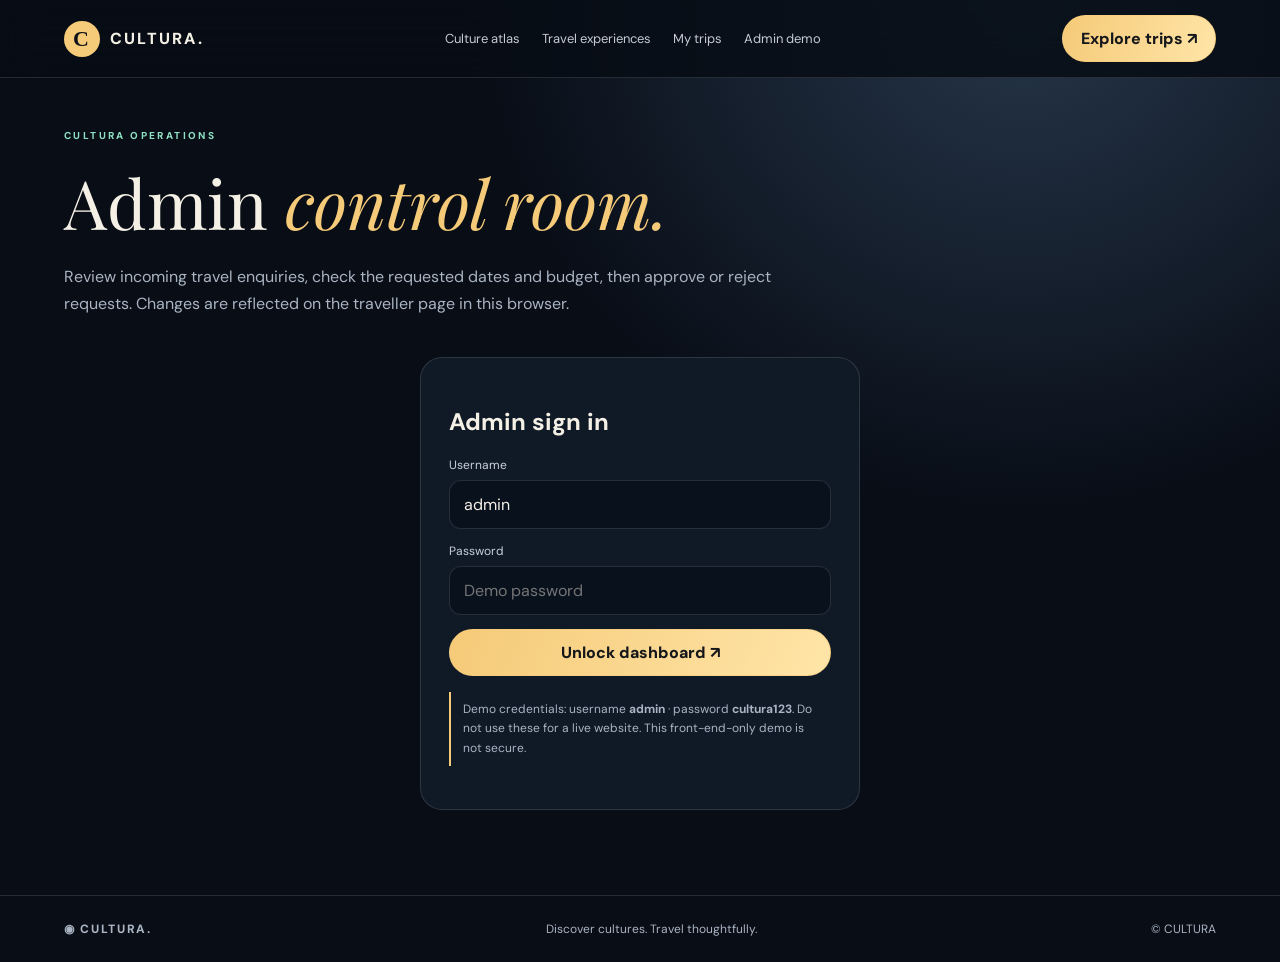
<file: admin.html>
<!doctype html><html lang="en"><head><meta charset="utf-8"><meta name="viewport" content="width=device-width,initial-scale=1"><meta name="theme-color" content="#080d16"><title>Admin dashboard | CULTURA</title><link rel="stylesheet" href="travel.css"></head><body><header class="nav"><a class="brand" href="index.html"><span class="brandmark">C</span> CULTURA.</a><nav class="navlinks"><a href="index.html">Culture atlas</a><a href="travel.html">Travel experiences</a><a href="user.html">My trips</a><a href="admin.html">Admin demo</a></nav><a class="pill" href="travel.html#packages">Explore trips ↗</a></header><main class="wrap dash"><span class="kicker">CULTURA OPERATIONS</span><h1 style="font:clamp(42px,6vw,68px) 'Playfair Display',serif;margin:12px 0">Admin <em style="color:var(--gold)">control room.</em></h1><p style="color:var(--muted);line-height:1.7;max-width:720px">Review incoming travel enquiries, check the requested dates and budget, then approve or reject requests. Changes are reflected on the traveller page in this browser.</p><section id="adminLoginPanel" class="loginbox"><h2>Admin sign in</h2><form id="adminLogin"><div class="field"><label for="adminUser">Username</label><input id="adminUser" required value="admin" autocomplete="username"></div><div class="field"><label for="adminPass">Password</label><input id="adminPass" required type="password" placeholder="Demo password" autocomplete="current-password"></div><button class="pill" type="submit" style="width:100%">Unlock dashboard ↗</button><p id="adminError" role="alert" style="color:var(--coral)"></p></form><div class="notice">Demo credentials: username <b>admin</b> · password <b>cultura123</b>. Do not use these for a live website. This front-end-only demo is not secure.</div></section><section id="adminDashboard" class="hidden"><div class="stats"><div class="stat"><small>Total requests</small><strong id="statTotal">0</strong></div><div class="stat"><small>Awaiting review</small><strong id="statPending">0</strong></div><div class="stat"><small>Approved</small><strong id="statApproved">0</strong></div></div><div class="dash-top"><h2>Travel requests</h2><button class="pill ghost" id="refreshAdmin" onclick="location.reload()">↻ Refresh</button></div><div class="request-list" id="adminRequests"></div><p class="notice">Approving here only changes the demo enquiry status; it does not reserve transport or accommodation. Real admin permissions, secure sessions, audit logs, email notifications and server-side validation must be implemented before public launch.</p></section></main><footer class="footer"><a class="brand" href="index.html">◉ CULTURA.</a><span>Discover cultures. Travel thoughtfully.</span><span>© <span id="year"></span> CULTURA</span></footer><script src="travel.js"></script></body></html>
</file>
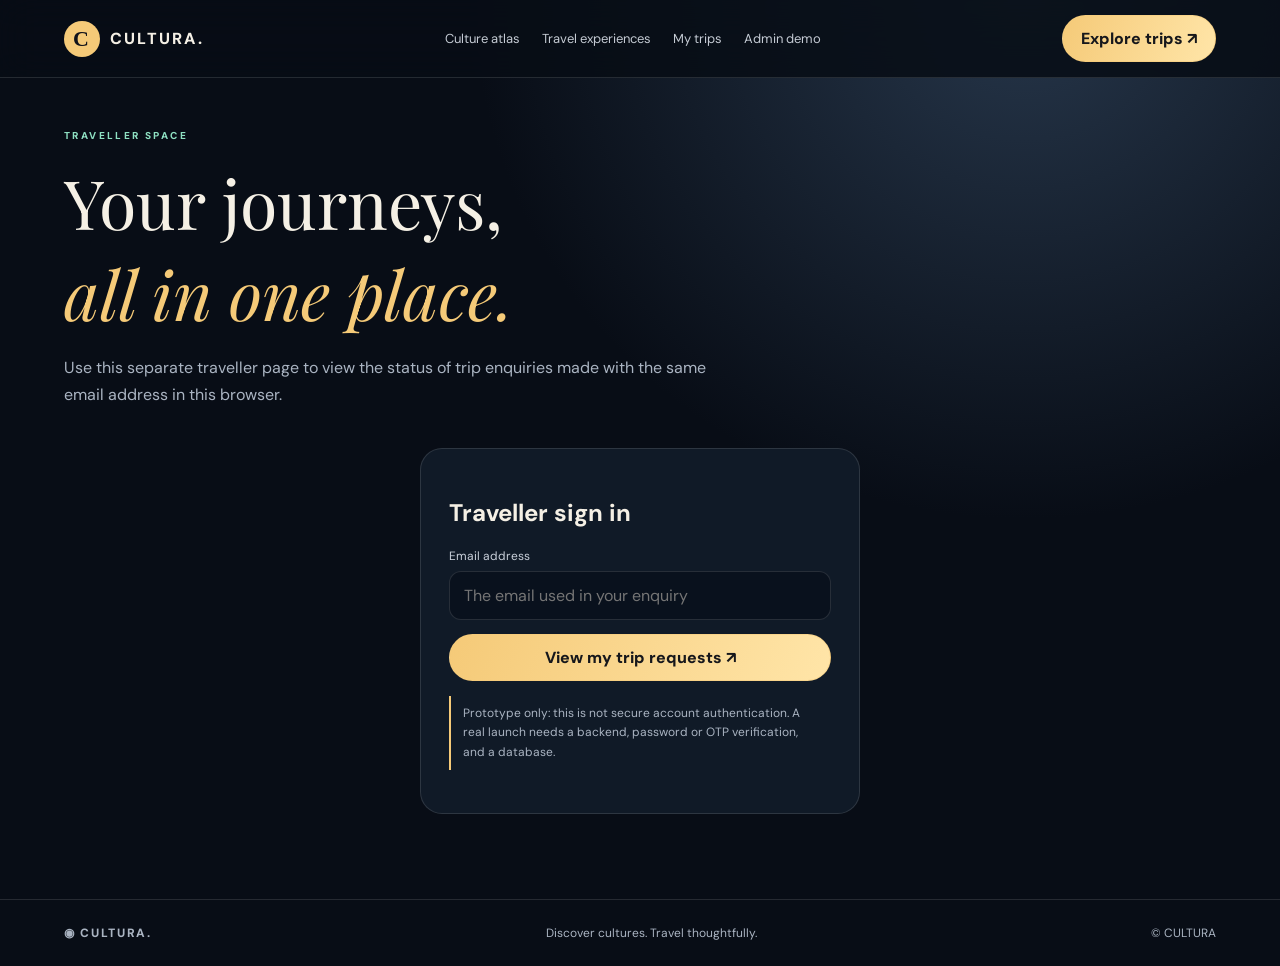
<file: user.html>
<!doctype html><html lang="en"><head><meta charset="utf-8"><meta name="viewport" content="width=device-width,initial-scale=1"><meta name="theme-color" content="#080d16"><title>Traveller dashboard | CULTURA</title><link rel="stylesheet" href="travel.css"></head><body><header class="nav"><a class="brand" href="index.html"><span class="brandmark">C</span> CULTURA.</a><nav class="navlinks"><a href="index.html">Culture atlas</a><a href="travel.html">Travel experiences</a><a href="user.html">My trips</a><a href="admin.html">Admin demo</a></nav><a class="pill" href="travel.html#packages">Explore trips ↗</a></header><main class="wrap dash"><span class="kicker">TRAVELLER SPACE</span><h1 style="font:clamp(42px,6vw,68px) 'Playfair Display',serif;margin:12px 0">Your journeys,<br><em style="color:var(--gold)">all in one place.</em></h1><p style="color:var(--muted);line-height:1.7;max-width:650px">Use this separate traveller page to view the status of trip enquiries made with the same email address in this browser.</p><section class="loginbox" id="userLoginPanel"><h2>Traveller sign in</h2><form id="userLogin"><div class="field"><label for="userEmail">Email address</label><input id="userEmail" type="email" required placeholder="The email used in your enquiry"></div><button class="pill" type="submit" style="width:100%">View my trip requests ↗</button></form><p class="notice">Prototype only: this is not secure account authentication. A real launch needs a backend, password or OTP verification, and a database.</p></section><section id="userDashboard" class="hidden"><div class="dash-top"><h2 id="userGreeting">Your requests</h2><a class="pill" href="travel.html#request">Request another trip ↗</a></div><div class="request-list" id="myRequests"></div></section></main><footer class="footer"><a class="brand" href="index.html">◉ CULTURA.</a><span>Discover cultures. Travel thoughtfully.</span><span>© <span id="year"></span> CULTURA</span></footer><script src="travel.js"></script></body></html>
</file>
<file: travel.css>
@import url('https://fonts.googleapis.com/css2?family=DM+Sans:wght@400;500;600;700;800&family=Playfair+Display:wght@500;600;700&display=swap');
:root{--bg:#080d16;--panel:#101a27;--line:rgba(255,255,255,.12);--cream:#f5f0e5;--muted:#aab4c2;--gold:#f5ca78;--coral:#ff8b78;--mint:#8ee0c2}*{box-sizing:border-box}html{scroll-behavior:smooth}body{margin:0;background:radial-gradient(ellipse at 80% 0%,#26364a 0,transparent 38%),var(--bg);color:var(--cream);font-family:'DM Sans',sans-serif;overflow-x:hidden}a{color:inherit;text-decoration:none}button,input,select{font:inherit}.nav{position:sticky;top:0;z-index:20;display:flex;align-items:center;justify-content:space-between;gap:20px;padding:15px clamp(18px,5vw,70px);background:#080d16dc;backdrop-filter:blur(18px);border-bottom:1px solid var(--line)}.brand{font-weight:800;letter-spacing:.14em;display:flex;align-items:center;gap:10px}.brandmark{display:grid;place-items:center;width:36px;height:36px;border-radius:50%;background:var(--gold);color:#10121a;font-family:Georgia;font-size:22px}.navlinks{display:flex;gap:22px;align-items:center;color:#c5cbd4;font-size:13px}.pill{display:inline-flex;align-items:center;justify-content:center;gap:9px;border:1px solid #f5ca7880;background:linear-gradient(110deg,var(--gold),#ffe5a8);color:#16171b;border-radius:999px;padding:12px 18px;font-weight:800;cursor:pointer;transition:transform .25s,box-shadow .25s}.pill:hover{transform:translateY(-3px);box-shadow:0 12px 35px #f5ca7833}.ghost{background:transparent;color:var(--cream);border:1px solid var(--line)}.wrap{width:min(1180px,90%);margin:auto}.hero{padding:70px 0 58px;display:grid;grid-template-columns:1.04fr .96fr;gap:40px;align-items:center;min-height:530px}.kicker{text-transform:uppercase;letter-spacing:.24em;font-size:10px;color:var(--mint);font-weight:800}.hero h1{font:clamp(46px,6.4vw,84px)/.99 'Playfair Display',serif;letter-spacing:-.055em;margin:20px 0}.hero h1 em{font-weight:500;color:var(--gold)}.hero p{max-width:530px;color:var(--muted);line-height:1.8}.actions{display:flex;flex-wrap:wrap;gap:12px;margin-top:28px}.hero-art{min-height:390px;position:relative;perspective:1000px}.art-image{position:absolute;inset:20px 12px 15px 45px;border-radius:34px 34px 90px 34px;overflow:hidden;border:1px solid #ffffff30;transform:rotateY(-8deg) rotateX(2deg);box-shadow:0 35px 90px #0008;animation:float 7s ease-in-out infinite}.art-image img{width:100%;height:100%;object-fit:cover;filter:saturate(.85)}.art-image:after{content:'';position:absolute;inset:35% 0 0;background:linear-gradient(transparent,#07101be8)}.art-label{position:absolute;z-index:2;bottom:38px;left:75px;right:25px;display:flex;justify-content:space-between;align-items:end;gap:15px}.art-label strong{font:28px 'Playfair Display',serif}.orb{position:absolute;width:115px;height:115px;border:1px solid #f5ca7866;border-radius:50%;top:0;left:0;animation:spin 16s linear infinite}.orb:after{content:'✦';position:absolute;right:-6px;top:30px;color:var(--gold);font-size:25px}.float-tag{position:absolute;z-index:3;padding:12px 15px;border:1px solid #ffffff28;background:#111a27d9;backdrop-filter:blur(14px);border-radius:16px;box-shadow:0 15px 45px #0005;font-size:12px;animation:float 5s ease-in-out infinite}.tag-one{top:65px;right:-8px}.tag-two{bottom:5px;left:0;animation-delay:-2s}.section{padding:48px 0 70px}.heading{display:flex;justify-content:space-between;gap:25px;align-items:end;margin-bottom:25px}.heading h2{font:clamp(32px,4vw,52px)/1.05 'Playfair Display',serif;margin:12px 0}.heading p{color:var(--muted);margin:0;line-height:1.7}.cards{display:grid;grid-template-columns:repeat(3,minmax(0,1fr));gap:22px;perspective:1200px}.trip-card{position:relative;min-width:0;border:1px solid #ffffff1c;background:linear-gradient(150deg,#172333,#0c1420 72%);border-radius:23px;overflow:hidden;transform-style:preserve-3d;transition:transform .22s ease,border-color .3s,box-shadow .3s;box-shadow:0 12px 30px #0002;cursor:pointer;animation:rise .7s both;animation-delay:calc(var(--i)*90ms)}.trip-card:hover{border-color:#f5ca7888;box-shadow:0 28px 55px #0007,0 0 0 1px #f5ca7820}.trip-photo{height:230px;position:relative;overflow:hidden}.trip-photo img{width:100%;height:100%;object-fit:cover;transition:transform .7s cubic-bezier(.2,.8,.2,1),filter .4s}.trip-card:hover .trip-photo img{transform:scale(1.09);filter:saturate(1.12)}.trip-photo:after{content:'';position:absolute;inset:35% 0 0;background:linear-gradient(transparent,#0b111c)}.trip-badge{position:absolute;top:14px;left:14px;z-index:1;padding:7px 10px;background:#0a111cce;border:1px solid #ffffff36;border-radius:99px;font-size:10px;letter-spacing:.12em;text-transform:uppercase}.trip-body{padding:20px}.trip-meta{display:flex;justify-content:space-between;gap:10px;color:var(--mint);font-size:10px;letter-spacing:.12em;text-transform:uppercase}.trip-body h3{font:30px 'Playfair Display',serif;margin:10px 0}.trip-body p{font-size:13px;color:var(--muted);line-height:1.65;min-height:43px}.features{display:flex;gap:8px;flex-wrap:wrap;margin:16px 0}.features span{font-size:11px;color:#d5d9df;border:1px solid var(--line);border-radius:99px;padding:7px 9px}.price-row{display:flex;align-items:end;justify-content:space-between;border-top:1px solid var(--line);padding-top:15px;margin-top:15px}.price small{display:block;color:var(--muted);font-size:10px}.price strong{font-size:23px;color:var(--gold)}.arrow{width:42px;height:42px;display:grid;place-items:center;border-radius:50%;background:var(--gold);color:#12151b;font-size:20px;transition:transform .25s}.trip-card:hover .arrow{transform:rotate(-35deg) scale(1.08)}.how{display:grid;grid-template-columns:repeat(3,1fr);gap:15px}.step{padding:23px;border:1px solid var(--line);border-radius:20px;background:#ffffff04}.step b{font:30px 'Playfair Display',serif;color:var(--gold)}.step h3{margin:12px 0 8px}.step p{color:var(--muted);font-size:13px;line-height:1.7}.banner{margin:0 auto 70px;padding:34px;border-radius:28px;border:1px solid #f5ca7840;background:linear-gradient(120deg,#f5ca7818,#8ee0c210),#101925;display:flex;align-items:center;justify-content:space-between;gap:20px}.banner h2{font:clamp(28px,4vw,42px) 'Playfair Display',serif;margin:8px 0}.banner p{color:var(--muted);margin:0}.footer{border-top:1px solid var(--line);padding:25px 5%;display:flex;justify-content:space-between;gap:15px;color:var(--muted);font-size:12px}.modal{width:min(720px,92vw);max-height:90vh;overflow:auto;border:1px solid #ffffff2b;border-radius:24px;background:#101925;color:var(--cream);padding:0;box-shadow:0 30px 100px #000b}.modal::backdrop{background:#02060bd9;backdrop-filter:blur(8px)}.modal-img{height:250px;position:relative}.modal-img img{width:100%;height:100%;object-fit:cover}.modal-content{padding:25px}.close{float:right;border:1px solid var(--line);background:#ffffff0c;color:white;border-radius:50%;width:42px;height:42px;font-size:22px;cursor:pointer}.form-grid{display:grid;grid-template-columns:1fr 1fr;gap:14px}.field{display:grid;gap:7px;margin-bottom:14px}.field label{font-size:12px;color:#c9d0da}.field input,.field select,.field textarea{width:100%;min-width:0;padding:13px 14px;border:1px solid var(--line);border-radius:12px;background:#09111d;color:var(--cream);outline:none}.field input:focus,.field select:focus,.field textarea:focus{border-color:var(--gold);box-shadow:0 0 0 3px #f5ca7815}.notice{font-size:12px;line-height:1.6;color:var(--muted);border-left:2px solid var(--gold);padding:8px 12px;margin:15px 0}.status{display:inline-flex;padding:6px 9px;border-radius:99px;background:#f5ca7818;color:var(--gold);font-size:11px}.dash{padding:45px 0}.dash-top{display:flex;justify-content:space-between;align-items:center;gap:18px;margin-bottom:25px}.stats{display:grid;grid-template-columns:repeat(3,1fr);gap:14px;margin:22px 0}.stat{padding:20px;border:1px solid var(--line);border-radius:18px;background:#ffffff05}.stat small{color:var(--muted)}.stat strong{display:block;font-size:29px;margin-top:8px;color:var(--gold)}.request-list{display:grid;gap:12px}.request{padding:18px;border:1px solid var(--line);border-radius:16px;background:#101a27;display:flex;align-items:center;justify-content:space-between;gap:20px}.request h3{margin:0 0 7px}.request p{margin:0;color:var(--muted);font-size:12px;line-height:1.7}.request-actions{display:flex;gap:8px;flex-wrap:wrap}.approve{background:#8ee0c2;color:#07130f;border:0}.reject{background:#ff8b7830;color:#ffc1b6;border:1px solid #ff8b7850}.loginbox{max-width:440px;margin:40px auto;padding:28px;border:1px solid var(--line);border-radius:22px;background:#101a27}.empty{text-align:center;padding:35px;color:var(--muted)}.hidden{display:none!important}@keyframes float{0%,100%{translate:0 0}50%{translate:0 -10px}}@keyframes spin{to{transform:rotate(360deg)}}@keyframes rise{from{opacity:0;transform:translateY(22px) rotateX(3deg)}to{opacity:1;transform:translateY(0) rotateX(0)}}@media(max-width:800px){.nav{padding:12px 5%}.navlinks{gap:12px;font-size:12px}.navlinks a:nth-child(2){display:none}.hero{grid-template-columns:1fr;padding-top:44px;gap:20px}.hero-art{min-height:320px}.art-image{inset:15px 15px 15px 25px}.art-label{left:45px}.tag-one{right:0}.cards{grid-template-columns:repeat(2,minmax(0,1fr));gap:14px}.trip-photo{height:190px}.trip-body{padding:15px}.trip-body h3{font-size:25px}.how{grid-template-columns:1fr}.banner{align-items:flex-start;flex-direction:column}.stats{grid-template-columns:1fr 1fr}.request{align-items:flex-start;flex-direction:column}}@media(max-width:480px){.navlinks{display:none}.nav .pill{padding:10px 13px;font-size:12px}.hero h1{font-size:48px}.hero-art{min-height:280px}.trip-photo{height:145px}.trip-body h3{font-size:21px}.trip-body p{font-size:12px;min-height:62px}.features span{font-size:9px;padding:6px 7px}.price strong{font-size:18px}.price-row{align-items:center}.arrow{width:34px;height:34px}.heading{align-items:flex-start;flex-direction:column}.form-grid{grid-template-columns:1fr}.footer{flex-direction:column}.stats{grid-template-columns:1fr 1fr}}@media(prefers-reduced-motion:reduce){*,*:before,*:after{animation-duration:.01ms!important;animation-iteration-count:1!important;scroll-behavior:auto!important;transition-duration:.01ms!important}}
</file>
